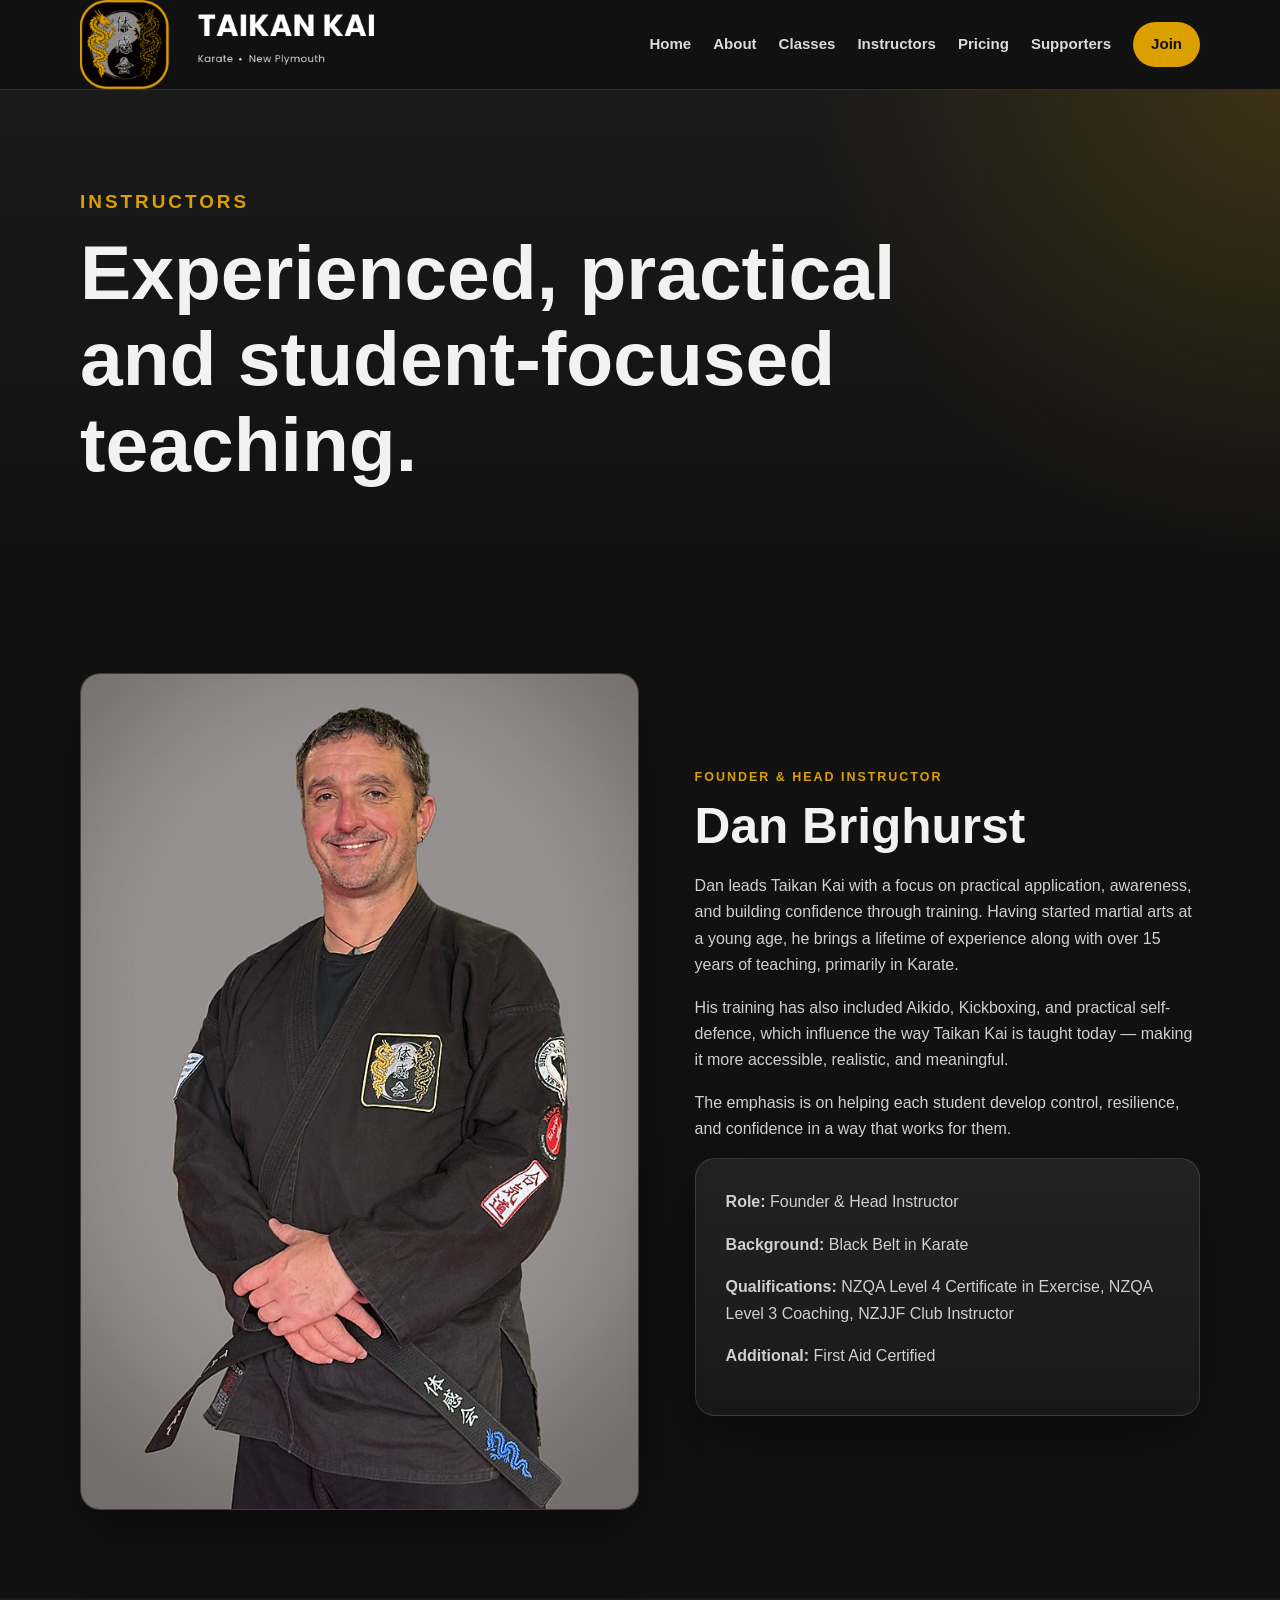
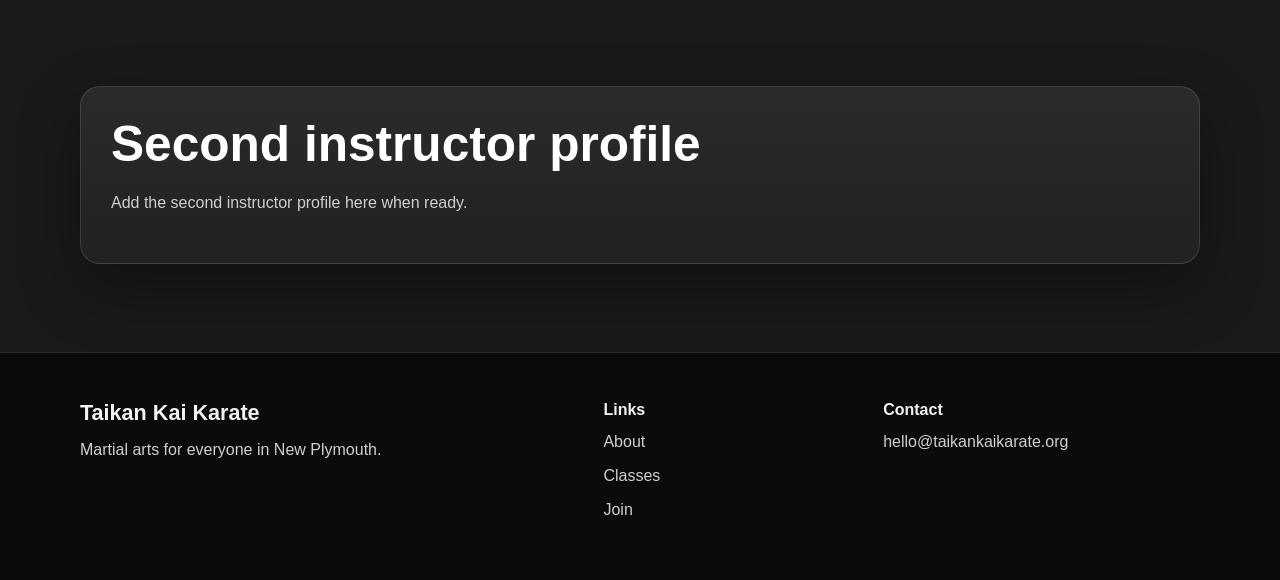
<file: instructors.html>
<!DOCTYPE html>
<html lang="en-NZ">
<head><meta charset="UTF-8" /><meta name="viewport" content="width=device-width, initial-scale=1.0" /><title>Instructors | Taikan Kai Karate</title><link rel="stylesheet" href="styles.css" /></head>
<body>
<header class="site-header"><div class="container nav-wrap"><a class="logo" href="index.html"><img src="taikan-kai-logo-white.png" alt="Taikan Kai Karate" /></a><nav class="main-nav"><a href="index.html">Home</a><a href="about.html">About</a><a href="classes.html">Classes</a><a href="instructors.html">Instructors</a><a href="pricing.html">Pricing</a><a href="sponsors.html">Supporters</a><a class="nav-cta" href="join.html">Join</a></nav></div></header>
<main>
<section class="page-hero"><div class="container"><p class="eyebrow">Instructors</p><h1>Experienced, practical and student-focused teaching.</h1></div></section>
<section class="section"><div class="container instructor-card"><div class="image-card portrait"><img src="Dan Brighurst Karate Profile Picture 2 1.jpg" alt="Dan Brighurst, Founder and Head Instructor" /></div><div><p class="eyebrow">Founder & Head Instructor</p><h2>Dan Brighurst</h2><p>Dan leads Taikan Kai with a focus on practical application, awareness, and building confidence through training. Having started martial arts at a young age, he brings a lifetime of experience along with over 15 years of teaching, primarily in Karate.</p><p>His training has also included Aikido, Kickboxing, and practical self-defence, which influence the way Taikan Kai is taught today — making it more accessible, realistic, and meaningful.</p><p>The emphasis is on helping each student develop control, resilience, and confidence in a way that works for them.</p><div class="meta-box"><p><strong>Role:</strong> Founder & Head Instructor</p><p><strong>Background:</strong> Black Belt in Karate</p><p><strong>Qualifications:</strong> NZQA Level 4 Certificate in Exercise, NZQA Level 3 Coaching, NZJJF Club Instructor</p><p><strong>Additional:</strong> First Aid Certified</p></div></div></div></section>
<section class="section alt"><div class="container"><article class="card"><h2>Second instructor profile</h2><p>Add the second instructor profile here when ready.</p></article></div></section>
</main>
<footer class="site-footer"><div class="container footer-grid"><div><h3>Taikan Kai Karate</h3><p>Martial arts for everyone in New Plymouth.</p></div><div><h4>Links</h4><a href="about.html">About</a><a href="classes.html">Classes</a><a href="join.html">Join</a></div><div><h4>Contact</h4><a href="mailto:hello@taikankaikarate.org">hello@taikankaikarate.org</a></div></div></footer>
</body></html>
</file>
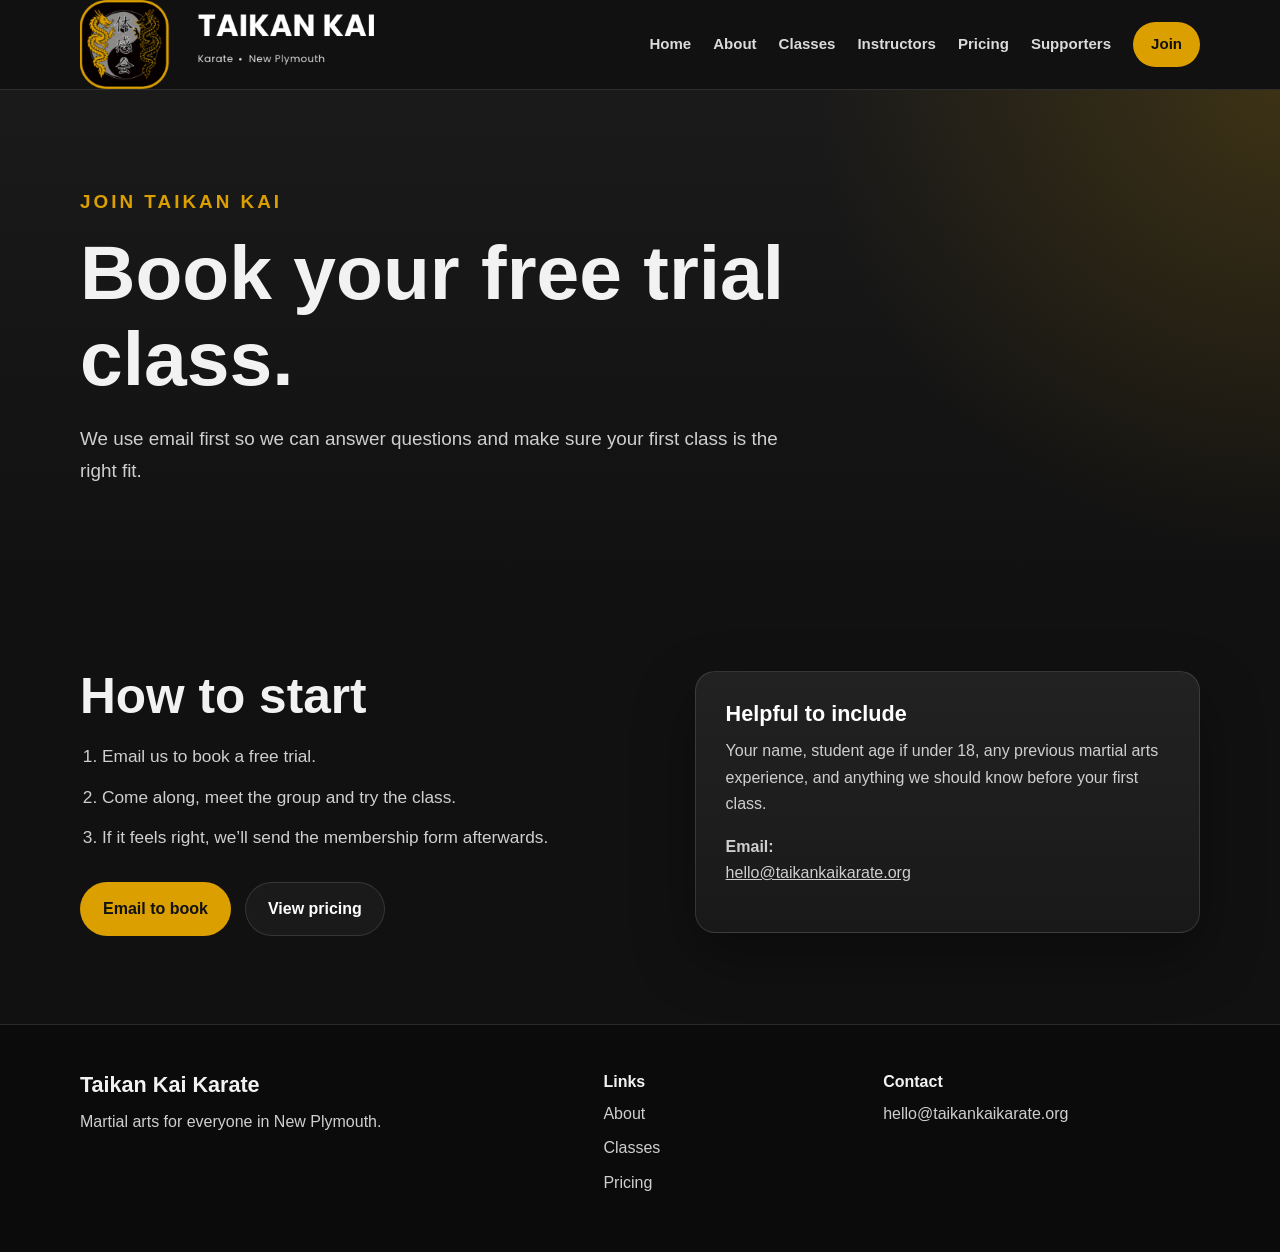
<file: join.html>
<!DOCTYPE html>
<html lang="en-NZ">
<head><meta charset="UTF-8" /><meta name="viewport" content="width=device-width, initial-scale=1.0" /><title>Join | Taikan Kai Karate</title><link rel="stylesheet" href="styles.css" /></head>
<body>
<header class="site-header"><div class="container nav-wrap"><a class="logo" href="index.html"><img src="taikan-kai-logo-white.png" alt="Taikan Kai Karate" /></a><nav class="main-nav"><a href="index.html">Home</a><a href="about.html">About</a><a href="classes.html">Classes</a><a href="instructors.html">Instructors</a><a href="pricing.html">Pricing</a><a href="sponsors.html">Supporters</a><a class="nav-cta" href="join.html">Join</a></nav></div></header>
<main>
<section class="page-hero"><div class="container"><p class="eyebrow">Join Taikan Kai</p><h1>Book your free trial class.</h1><p>We use email first so we can answer questions and make sure your first class is the right fit.</p></div></section>
<section class="section"><div class="container split"><div><h2>How to start</h2><ol class="steps"><li>Email us to book a free trial.</li><li>Come along, meet the group and try the class.</li><li>If it feels right, we’ll send the membership form afterwards.</li></ol><div class="button-row"><a class="button primary" href="mailto:hello@taikankaikarate.org?subject=Free%20Trial%20Class%20Enquiry">Email to book</a><a class="button secondary" href="pricing.html">View pricing</a></div></div><div class="card"><h3>Helpful to include</h3><p>Your name, student age if under 18, any previous martial arts experience, and anything we should know before your first class.</p><p><strong>Email:</strong><br><a href="mailto:hello@taikankaikarate.org">hello@taikankaikarate.org</a></p></div></div></section>
</main>
<footer class="site-footer"><div class="container footer-grid"><div><h3>Taikan Kai Karate</h3><p>Martial arts for everyone in New Plymouth.</p></div><div><h4>Links</h4><a href="about.html">About</a><a href="classes.html">Classes</a><a href="pricing.html">Pricing</a></div><div><h4>Contact</h4><a href="mailto:hello@taikankaikarate.org">hello@taikankaikarate.org</a></div></div></footer>
</body></html>
</file>
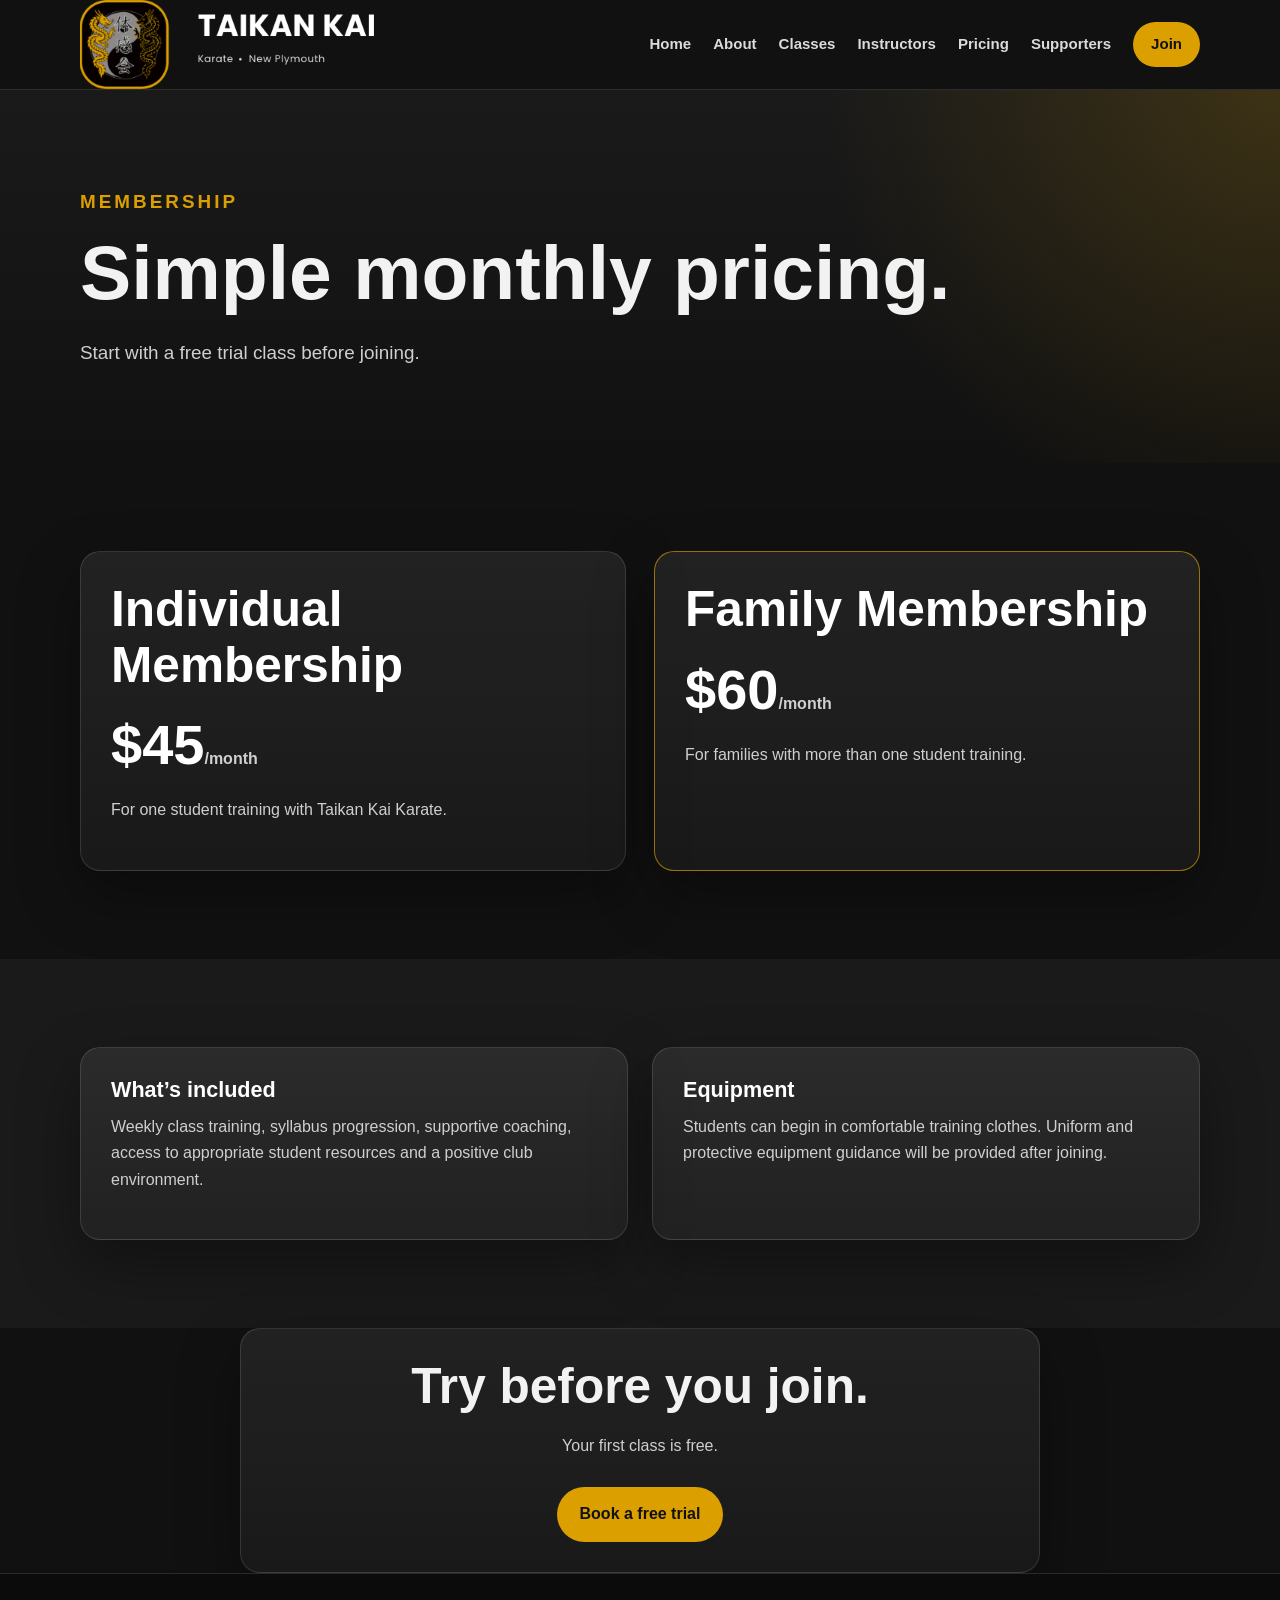
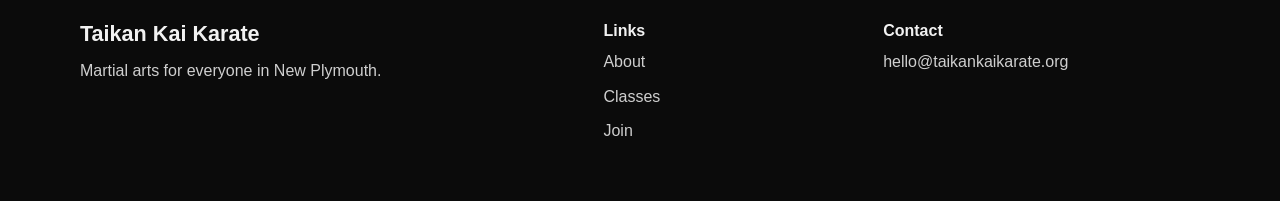
<file: pricing.html>
<!DOCTYPE html>
<html lang="en-NZ">
<head><meta charset="UTF-8" /><meta name="viewport" content="width=device-width, initial-scale=1.0" /><title>Pricing | Taikan Kai Karate</title><link rel="stylesheet" href="styles.css" /></head>
<body>
<header class="site-header"><div class="container nav-wrap"><a class="logo" href="index.html"><img src="taikan-kai-logo-white.png" alt="Taikan Kai Karate" /></a><nav class="main-nav"><a href="index.html">Home</a><a href="about.html">About</a><a href="classes.html">Classes</a><a href="instructors.html">Instructors</a><a href="pricing.html">Pricing</a><a href="sponsors.html">Supporters</a><a class="nav-cta" href="join.html">Join</a></nav></div></header>
<main>
<section class="page-hero"><div class="container"><p class="eyebrow">Membership</p><h1>Simple monthly pricing.</h1><p>Start with a free trial class before joining.</p></div></section>
<section class="section"><div class="container"><div class="pricing-grid"><article class="price-card"><h2>Individual Membership</h2><p class="price">$45<span>/month</span></p><p>For one student training with Taikan Kai Karate.</p></article><article class="price-card featured"><h2>Family Membership</h2><p class="price">$60<span>/month</span></p><p>For families with more than one student training.</p></article></div></div></section>
<section class="section alt"><div class="container"><div class="card-grid two"><article class="card"><h3>What’s included</h3><p>Weekly class training, syllabus progression, supportive coaching, access to appropriate student resources and a positive club environment.</p></article><article class="card"><h3>Equipment</h3><p>Students can begin in comfortable training clothes. Uniform and protective equipment guidance will be provided after joining.</p></article></div></div></section>
<section class="cta-section"><div class="container cta-box"><h2>Try before you join.</h2><p>Your first class is free.</p><a class="button primary" href="join.html">Book a free trial</a></div></section>
</main>
<footer class="site-footer"><div class="container footer-grid"><div><h3>Taikan Kai Karate</h3><p>Martial arts for everyone in New Plymouth.</p></div><div><h4>Links</h4><a href="about.html">About</a><a href="classes.html">Classes</a><a href="join.html">Join</a></div><div><h4>Contact</h4><a href="mailto:hello@taikankaikarate.org">hello@taikankaikarate.org</a></div></div></footer>
</body></html>
</file>
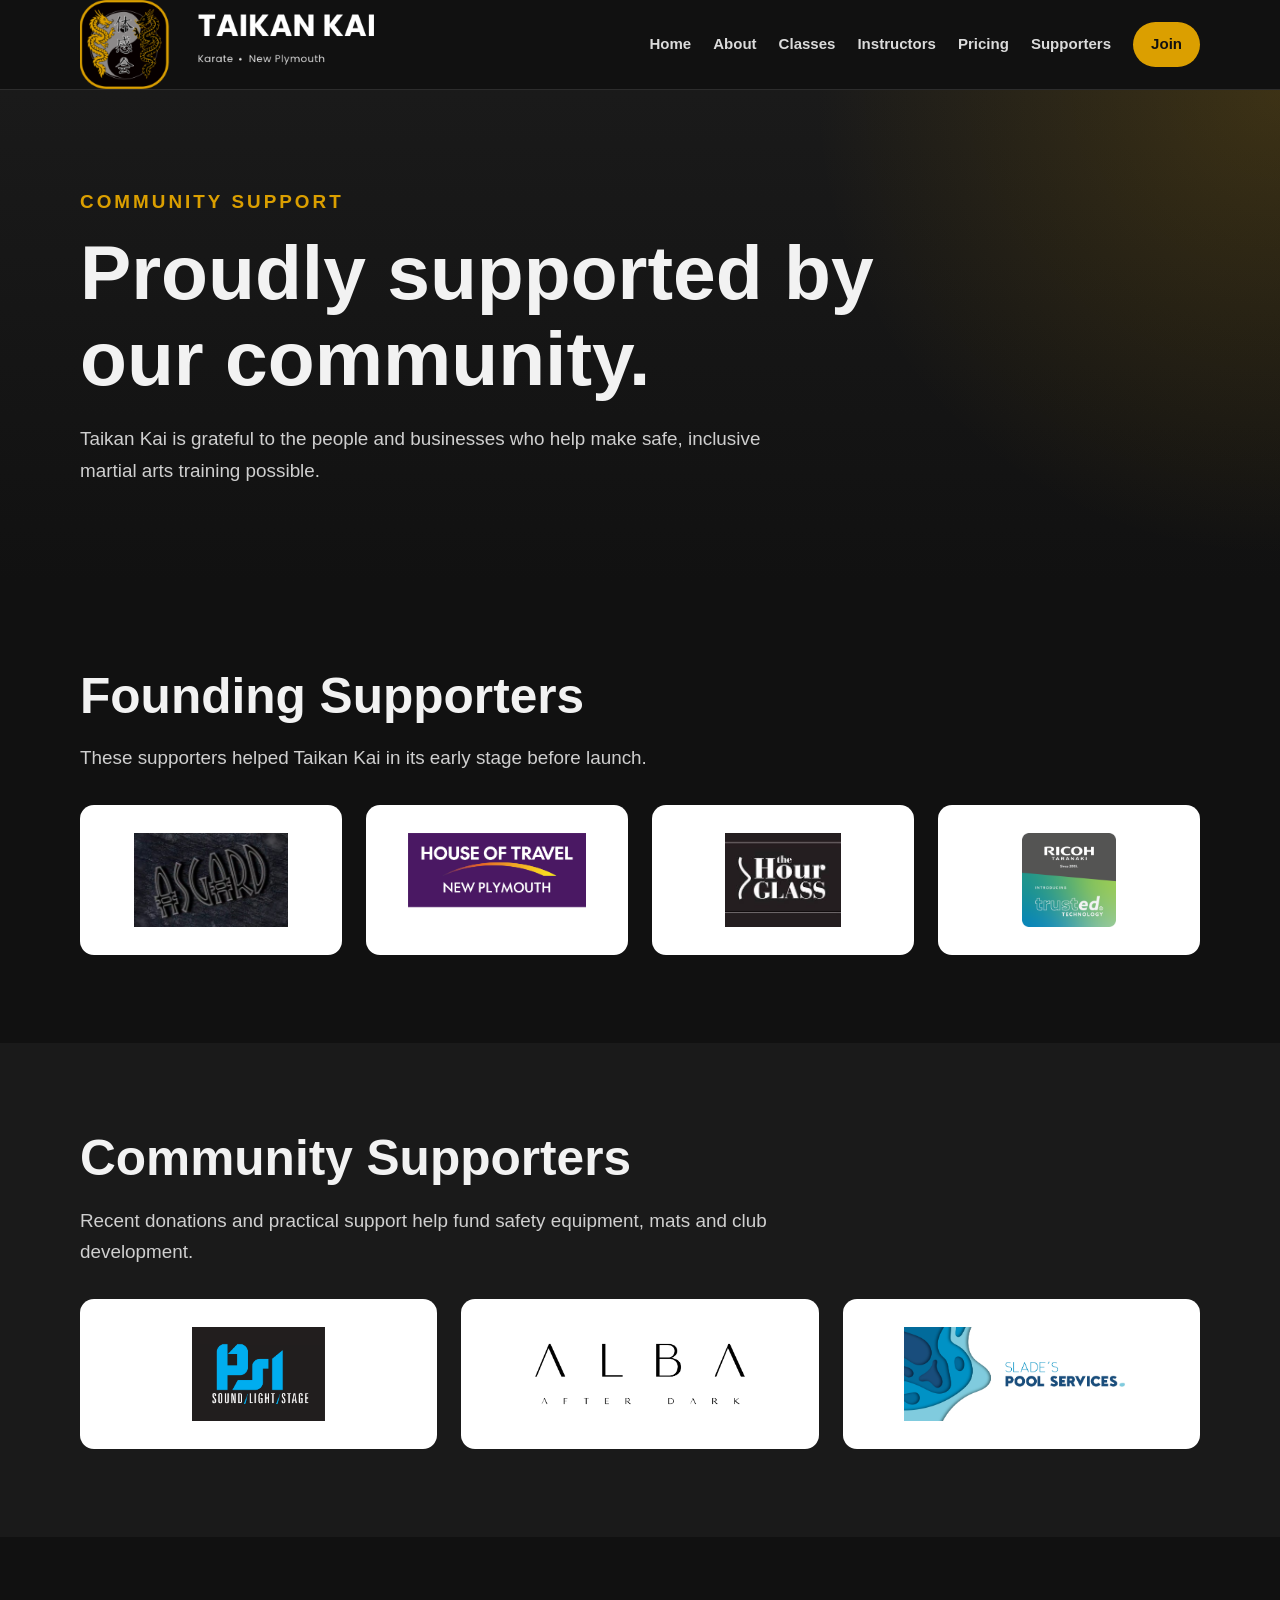
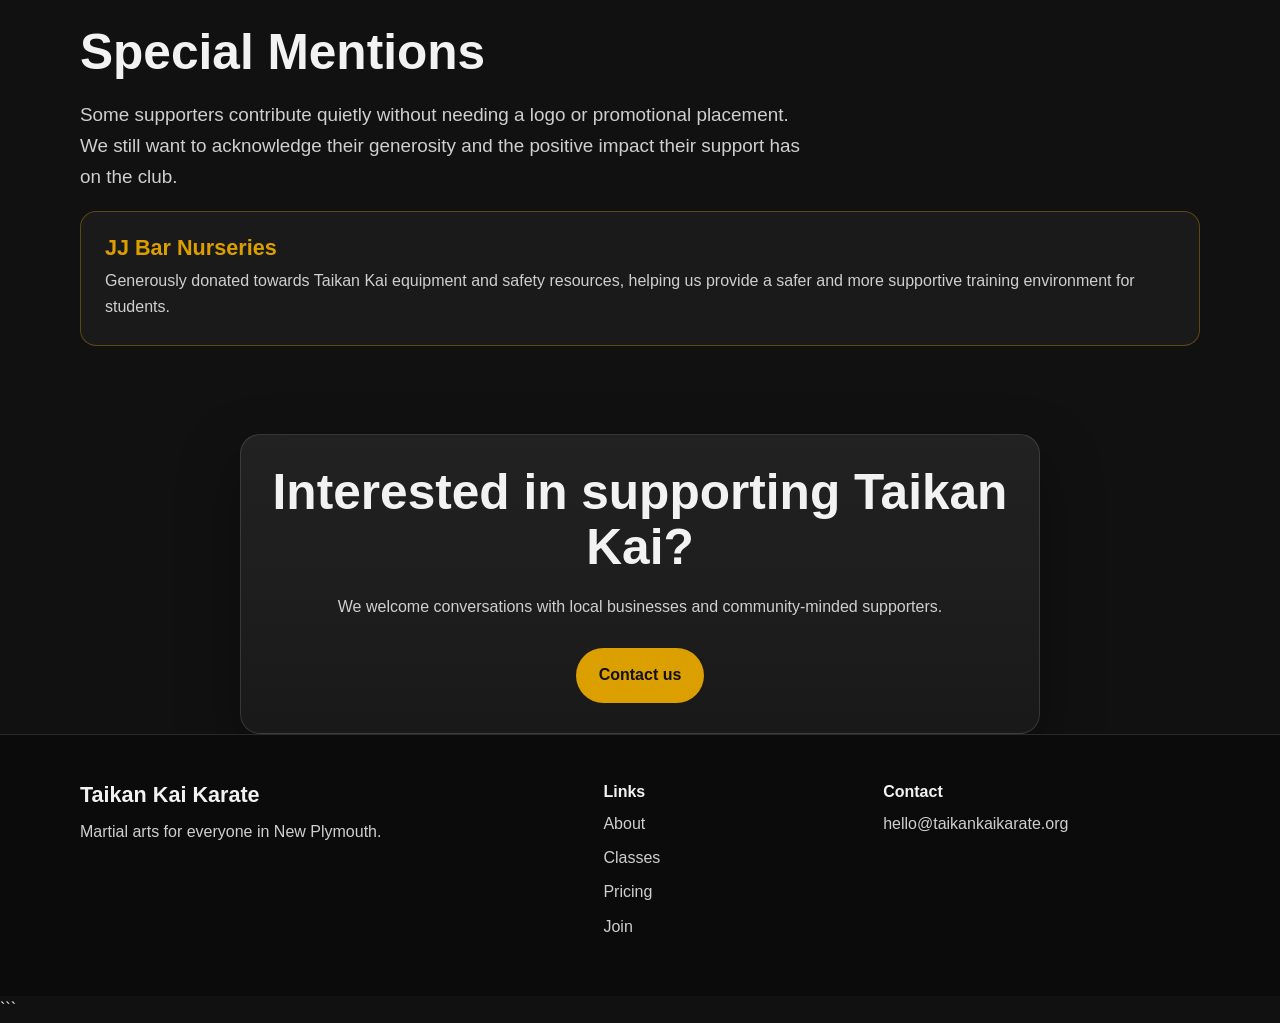
<file: sponsors.html>
<!DOCTYPE html>
<html lang="en-NZ">
<head>
  <meta charset="UTF-8" />
  <meta name="viewport" content="width=device-width, initial-scale=1.0" />
  <title>Supporters | Taikan Kai Karate</title>
  <link rel="stylesheet" href="styles.css" />
</head>

<body>
<header class="site-header">
  <div class="container nav-wrap">
    <a class="logo" href="index.html">
      <img src="taikan-kai-logo-white.png" alt="Taikan Kai Karate" />
    </a>

    <nav class="main-nav">
      <a href="index.html">Home</a>
      <a href="about.html">About</a>
      <a href="classes.html">Classes</a>
      <a href="instructors.html">Instructors</a>
      <a href="pricing.html">Pricing</a>
      <a href="sponsors.html">Supporters</a>
      <a class="nav-cta" href="join.html">Join</a>
    </nav>
  </div>
</header>

<main>
  <section class="page-hero">
    <div class="container">
      <p class="eyebrow">Community Support</p>
      <h1>Proudly supported by our community.</h1>
      <p>Taikan Kai is grateful to the people and businesses who help make safe, inclusive martial arts training possible.</p>
    </div>
  </section>

  <section class="section">
    <div class="container">
      <h2>Founding Supporters</h2>
      <p class="intro">These supporters helped Taikan Kai in its early stage before launch.</p>

      <div class="sponsor-logos large">
        <img src="Asgard Logo.jpeg" alt="Asgard" />
        <img src="HOT New Plymouth-Name-White-on-Purple.png" alt="House of Travel NP" />
        <img src="Hour Glass Logo.jpeg" alt="The Hour Glass" />
        <img src="Ricoh-TT.png" alt="TrustedTech" />
      </div>
    </div>
  </section>

  <section class="section alt">
    <div class="container">
      <h2>Community Supporters</h2>
      <p class="intro">Recent donations and practical support help fund safety equipment, mats and club development.</p>

      <div class="sponsor-logos large">
        <img src="PSL Logo.png" alt="PSL" />
        <img src="Full ALBA Logo.png" alt="ALBA" />
        <img src="Splash&name (1).jpg" alt="Slades Pool Services" />
      </div>
    </div>
  </section>

  <section class="section">
    <div class="container">
      <h2>Special Mentions</h2>
      <p class="intro">
        Some supporters contribute quietly without needing a logo or promotional placement. We still want to acknowledge their generosity and the positive impact their support has on the club.
      </p>

      <div class="mention-list">
        <div class="mention-card">
          <h3>JJ Bar Nurseries</h3>
          <p>Generously donated towards Taikan Kai equipment and safety resources, helping us provide a safer and more supportive training environment for students.</p>
        </div>
      </div>
    </div>
  </section>

  <section class="cta-section">
    <div class="container cta-box">
      <h2>Interested in supporting Taikan Kai?</h2>
      <p>We welcome conversations with local businesses and community-minded supporters.</p>
      <a class="button primary" href="mailto:hello@taikankaikarate.org?subject=Supporting%20Taikan%20Kai">Contact us</a>
    </div>
  </section>
</main>

<footer class="site-footer">
  <div class="container footer-grid">
    <div>
      <h3>Taikan Kai Karate</h3>
      <p>Martial arts for everyone in New Plymouth.</p>
    </div>

    <div>
      <h4>Links</h4>
      <a href="about.html">About</a>
      <a href="classes.html">Classes</a>
      <a href="pricing.html">Pricing</a>
      <a href="join.html">Join</a>
    </div>

    <div>
      <h4>Contact</h4>
      <a href="mailto:hello@taikankaikarate.org">hello@taikankaikarate.org</a>
    </div>
  </div>
</footer>
</body>
</html>
```
</file>
<file: styles.css>
:root {
  --black: #111111;
  --black-soft: #1a1a1a;
  --charcoal: #222222;
  --gold: #db9f00;
  --gold-dark: #aa7a00;
  --white: #ffffff;
  --off-white: #f2f2f2;
  --muted: #cfcfcf;
  --line: rgba(255,255,255,0.12);
  --max-width: 1120px;
  --radius: 20px;
  --shadow: 0 24px 60px rgba(0,0,0,0.35);
}

* { box-sizing: border-box; }

html { scroll-behavior: smooth; }

body {
  margin: 0;
  font-family: Inter, Poppins, Arial, sans-serif;
  background: var(--black);
  color: var(--off-white);
  line-height: 1.65;
}

img { max-width: 100%; display: block; }

a { color: inherit; }

.container {
  width: min(var(--max-width), calc(100% - 40px));
  margin: 0 auto;
}

.site-header {
  position: sticky;
  top: 0;
  z-index: 50;
  background: rgba(17,17,17,0.94);
  backdrop-filter: blur(12px);
  border-bottom: 1px solid var(--line);
}

.nav-wrap {
  min-height: 82px;
  display: flex;
  align-items: center;
  justify-content: space-between;
  gap: 30px;
}

.logo img {
  width: 300px;
  max-width: 52vw;
  height: auto;
}

.main-nav {
  display: flex;
  align-items: center;
  gap: 22px;
  font-size: 0.94rem;
  font-weight: 700;
}

.main-nav a {
  text-decoration: none;
  color: var(--off-white);
  opacity: 0.9;
}

.main-nav a:hover { color: var(--gold); opacity: 1; }

.nav-cta {
  background: var(--gold);
  color: #111 !important;
  padding: 10px 18px;
  border-radius: 999px;
  opacity: 1 !important;
}

.nav-cta:hover { background: #f0b31b; color: #111 !important; }

.hero, .page-hero {
  padding: 96px 0 76px;
  background:
    radial-gradient(circle at top right, rgba(219,159,0,0.18), transparent 34%),
    linear-gradient(180deg, var(--black-soft), var(--black));
}

.hero-grid, .split, .instructor-card {
  display: grid;
  grid-template-columns: 1.05fr 0.95fr;
  gap: 56px;
  align-items: center;
}

.reverse { grid-template-columns: 0.95fr 1.05fr; }

.eyebrow {
  margin: 0 0 12px;
  color: var(--gold);
  text-transform: uppercase;
  letter-spacing: 0.16em;
  font-size: 0.78rem;
  font-weight: 800;
}

h1, h2, h3, h4 { line-height: 1.12; margin-top: 0; }

h1 {
  font-size: clamp(2.55rem, 6vw, 5rem);
  max-width: 900px;
  margin-bottom: 22px;
}

h2 { font-size: clamp(2rem, 4vw, 3.1rem); margin-bottom: 18px; }
h3 { font-size: 1.35rem; margin-bottom: 12px; }
h4 { margin-bottom: 10px; }

p { color: var(--muted); margin-top: 0; }

.hero-text, .page-hero p, .intro {
  font-size: 1.18rem;
  max-width: 720px;
}

.section { padding: 88px 0; }
.section.alt { background: var(--black-soft); }

.section-heading {
  max-width: 760px;
  margin-bottom: 34px;
}

.card-grid {
  display: grid;
  gap: 24px;
}

.card-grid.three { grid-template-columns: repeat(3, 1fr); }
.card-grid.two, .pricing-grid { grid-template-columns: repeat(2, 1fr); }

.card, .price-card, .meta-box, .cta-box {
  background: linear-gradient(180deg, rgba(255,255,255,0.075), rgba(255,255,255,0.035));
  border: 1px solid var(--line);
  border-radius: var(--radius);
  padding: 30px;
  box-shadow: var(--shadow);
}

.card h3, .card h2, .price-card h2 { color: var(--white); }

.image-card {
  border-radius: var(--radius);
  overflow: hidden;
  border: 1px solid var(--line);
  background: var(--charcoal);
  box-shadow: var(--shadow);
}

.image-card img {
  width: 100%;
  height: 100%;
  min-height: 340px;
  object-fit: cover;
}

.hero-image img { min-height: 460px; }
.portrait img { min-height: 520px; }

.button-row {
  display: flex;
  gap: 14px;
  flex-wrap: wrap;
  margin-top: 30px;
}

.button {
  display: inline-flex;
  align-items: center;
  justify-content: center;
  min-height: 48px;
  padding: 13px 22px;
  border-radius: 999px;
  text-decoration: none;
  font-weight: 800;
  border: 1px solid transparent;
}

.button.primary {
  background: var(--gold);
  color: #111;
}

.button.primary:hover { background: #f0b31b; }

.button.secondary {
  border-color: var(--line);
  background: rgba(255,255,255,0.04);
  color: var(--white);
}

.button.secondary:hover { border-color: var(--gold); color: var(--gold); }

.text-link {
  color: var(--gold);
  font-weight: 800;
  text-decoration: none;
}

.text-link:hover { text-decoration: underline; }

.info-list p {
  padding: 14px 0;
  border-bottom: 1px solid var(--line);
}

.pricing-grid {
  display: grid;
  gap: 28px;
}

.price-card.featured { border-color: rgba(219,159,0,0.65); }

.price {
  color: var(--white);
  font-size: 3.5rem;
  line-height: 1;
  font-weight: 900;
  margin: 24px 0;
}

.price span {
  color: var(--muted);
  font-size: 1rem;
  font-weight: 700;
}

.steps {
  color: var(--muted);
  padding-left: 22px;
  font-size: 1.08rem;
}

.steps li { margin-bottom: 12px; }

.supporters-strip { text-align: center; }

.sponsor-logos {
  display: grid;
  grid-template-columns: repeat(auto-fit, minmax(220px, 1fr));
  gap: 1.5rem;
  align-items: center;
  margin-top: 2rem;
}

.sponsor-logos img {
  width: 100%;
  height: 120px;
  object-fit: contain;
  background: #ffffff;
  border-radius: 14px;
  padding: 1.5rem;
  box-sizing: border-box;
}

.sponsor-logos.large img {
  height: 150px;
  padding: 1.75rem;
}

.home-supporters .sponsor-logos {
  max-width: 900px;
  margin-left: auto;
  margin-right: auto;
}

.home-supporters .sponsor-logos img {
  height: 130px;
}

```css
.mention-list {
  display: grid;
  gap: 1.5rem;
  margin-top: 2rem;
}

.mention-card {
  background: #1a1a1a;
  border: 1px solid rgba(219, 159, 0, 0.35);
  border-radius: 16px;
  padding: 1.5rem;
}

.mention-card h3 {
  color: #db9f00;
  margin-bottom: 0.5rem;
}

.mention-card p {
  margin: 0;
}
```


.cta-section {
  padding: 88px 0;
  background:
    radial-gradient(circle at center, rgba(219,159,0,0.16), transparent 40%),
    var(--black);
}

.cta-box {
  text-align: center;
  max-width: 800px;
}

.cta-box .button { margin-top: 12px; }

.site-footer {
  background: #0b0b0b;
  border-top: 1px solid var(--line);
  padding: 48px 0;
}

.footer-grid {
  display: grid;
  grid-template-columns: 2fr 1fr 1.3fr;
  gap: 36px;
}

.site-footer a {
  display: block;
  color: var(--muted);
  text-decoration: none;
  margin-bottom: 8px;
}

.site-footer a:hover { color: var(--gold); }

@media (max-width: 920px) {
  .nav-wrap { align-items: flex-start; flex-direction: column; padding: 18px 0; }
  .main-nav { flex-wrap: wrap; gap: 14px; }
  .hero-grid, .split, .reverse, .instructor-card { grid-template-columns: 1fr; gap: 34px; }
  .card-grid.three, .card-grid.two, .pricing-grid, .footer-grid { grid-template-columns: 1fr; }
  .hero, .page-hero { padding: 72px 0 54px; }
  .section, .cta-section { padding: 64px 0; }
}

@media (max-width: 560px) {
  .container { width: min(100% - 28px, var(--max-width)); }
  .main-nav { font-size: 0.88rem; }
  .logo img { max-width: 86vw; }
  .button, .button-row { width: 100%; }
  .image-card img, .hero-image img, .portrait img { min-height: 260px; }
  .card, .price-card, .meta-box, .cta-box { padding: 22px; }
}
</file>
